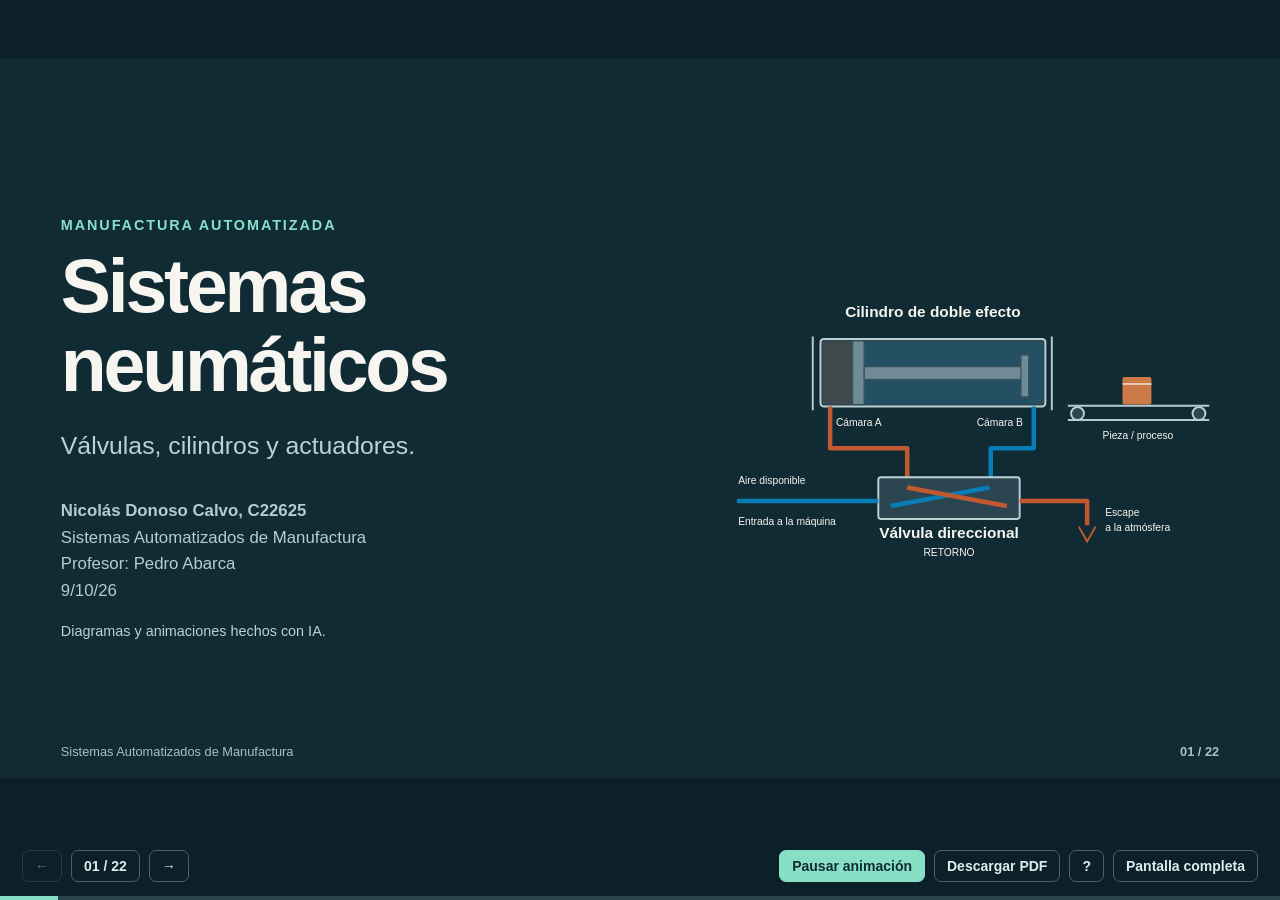
<file: index.html>
<!doctype html>
<html lang="es">
<head>
  <meta charset="utf-8">
  <meta name="viewport" content="width=device-width, initial-scale=1">
  <meta name="theme-color" content="#112b35">
  <title>Sistemas neumáticos · Presentación</title>
  <link rel="stylesheet" href="styles.css?v=9">
</head>
<body>
  <main id="viewport" aria-label="Presentación de sistemas neumáticos">
    <div id="stage"></div>
  </main>
  <nav id="toolbar" aria-label="Controles de presentación">
    <div class="navgroup">
      <button id="prev" title="Anterior (←)" aria-label="Diapositiva anterior">←</button>
      <button id="indexBtn" title="Índice (O)"><span id="counter">01 / 22</span></button>
      <button id="next" title="Siguiente (→ o espacio)" aria-label="Diapositiva siguiente">→</button>
    </div>
    <div class="navgroup tools">
      <button id="motionBtn" title="Activar o pausar las animaciones (P)" aria-pressed="false">Animación</button>
      <button id="downloadPdfBtn" title="Abre la impresión: selecciona Guardar como PDF">Descargar PDF</button>
      <button id="helpBtn" title="Ayuda (?)">?</button>
      <button id="fullscreenBtn" title="Pantalla completa (F)">Pantalla completa</button>
    </div>
  </nav>
  <div id="progress" aria-hidden="true"><i></i></div>
  <dialog id="indexDialog"><div class="dialoghead"><h2>Las 22 diapositivas</h2><button data-close aria-label="Cerrar índice">×</button></div><div id="indexList"></div></dialog>
  <dialog id="helpDialog"><div class="dialoghead"><h2>Controles y uso</h2><button data-close aria-label="Cerrar ayuda">×</button></div>
    <dl class="shortcuts"><dt>← / → · Espacio</dt><dd>Cambiar de diapositiva</dd><dt>A</dt><dd>Avanzar un paso de la demostración actual</dd><dt>P</dt><dd>Activar o pausar animaciones</dd><dt>O</dt><dd>Abrir el índice</dd><dt>F</dt><dd>Pantalla completa</dd><dt>B</dt><dd>Oscurecer o recuperar la pantalla</dd><dt>Inicio / Fin</dt><dd>Ir a la primera / última diapositiva</dd></dl>
    <p>En las demostraciones puedes usar los botones visibles. Las animaciones son esquemas didácticos, no simulaciones físicas dimensionadas.</p>
    <p>Para descargar las 22 diapositivas, pulsa «Descargar PDF» y selecciona «Guardar como PDF» en el destino de impresión. El PDF contiene imágenes estáticas de las diapositivas.</p><button id="printBtn">Guardar como PDF</button>
  </dialog>
  <div id="blackout" hidden><button id="unblank">Volver a la presentación (B)</button></div>
  <div id="announcer" class="sr-only" aria-live="polite"></div>
  <noscript>Activa JavaScript para ver las diapositivas y las animaciones. </noscript>
  <script src="config.js?v=9"></script>
  <script src="slides.js?v=9"></script>
  <script src="app.js?v=9"></script>
</body>
</html>
</file>
<file: styles.css>
:root{--navy:#112b35;--ink:#183540;--teal:#006f70;--mint:#87e0c5;--paper:#f7f5ef;--orange:#c0592f;--line:#d6ddd8;--muted:#536870;--blue:#087cb5;--stage-scale:1}
*{box-sizing:border-box}body{margin:0;background:#0b2029;color:var(--ink);font-family:Segoe UI,Arial,sans-serif}button,input,textarea{font:inherit}button,a,input,textarea{outline-offset:4px}button{cursor:pointer}button:focus-visible,a:focus-visible{outline:3px solid #e8a65e}button{border:1px solid #c4d1cc;border-radius:7px;padding:9px 16px;background:#fff;color:var(--ink);font-weight:600}button:hover{background:#e9f4ee}button:disabled{cursor:default;opacity:.4}a{color:inherit;text-underline-offset:3px}a:hover{color:var(--teal)}[hidden]{display:none!important}
#viewport{height:calc(100dvh - 65px);display:flex;align-items:center;justify-content:center;overflow:hidden}#stage{position:relative;width:1600px;height:900px;flex-shrink:0;transform:scale(var(--stage-scale));transform-origin:center}.slide{position:absolute;inset:0;background:var(--paper);padding:54px 76px 60px;overflow:hidden;display:none}.slide.active{display:flex;flex-direction:column;animation:arrive .38s ease-out}.slide.dark{background:var(--navy);color:var(--paper)}.slide h1,.slide h2,.slide h3,.slide p{margin:0}.slide h1{font-size:94px;line-height:1.04;font-weight:640;letter-spacing:-4px}.slide h2{font-size:55px;line-height:1.08;letter-spacing:-1.8px;font-weight:650;max-width:1320px}.slide h3{font-size:31px;line-height:1.18;font-weight:650}.eyebrow{font-size:18px;text-transform:uppercase;letter-spacing:2.4px;color:var(--teal);margin-bottom:17px!important;font-weight:650}.dark .eyebrow{color:var(--mint)}.subtitle{font-size:25px;line-height:1.4;color:var(--muted);margin-top:14px!important;max-width:1180px}.dark .subtitle{color:#bbd1d3}.body{flex:1;min-height:0;margin-top:33px;position:relative}.split{display:grid;grid-template-columns:1.15fr .85fr;gap:50px;align-items:center}.split.equal{grid-template-columns:1fr 1fr}.split.wide{grid-template-columns:1.35fr .65fr}.copy{font-size:29px;line-height:1.42}.copy p+p{margin-top:25px}.big{font-size:43px;line-height:1.2;letter-spacing:-.9px}.accent{color:var(--teal)}.dark .accent{color:var(--mint)}.muted{color:var(--muted)}.dark .muted{color:#b5cbd0}.small{font-size:21px;line-height:1.4}.fine{font-size:18px;line-height:1.35}.rule{height:2px;background:var(--line);margin:25px 0}.dark .rule{background:#486069}.takeaway{border-left:5px solid var(--teal);padding:13px 0 13px 23px;font-size:28px;line-height:1.3;margin-top:28px!important}.dark .takeaway{border-color:var(--mint)}.foot{position:absolute;left:76px;right:76px;bottom:22px;display:flex;align-items:flex-end;justify-content:space-between;gap:30px;font-size:16px;color:var(--muted);line-height:1.25}.foot .sources{max-width:1240px}.dark .foot{color:#a7c0c5}.pageno{font-weight:700;font-variant-numeric:tabular-nums}.svgwrap svg{width:100%;height:auto;display:block;overflow:visible}.diagram text{font-family:Segoe UI,Arial,sans-serif;fill:var(--ink);font-size:20px}.dark .diagram text{fill:var(--paper)}.diagram .label-small{font-size:16px}.diagram .label-big{font-size:24px;font-weight:650}.diagram .line{stroke:var(--ink);stroke-width:3;fill:none}.dark .diagram .line{stroke:#b5cbd0}.diagram .hardware{fill:#e6eae3;stroke:#425f69;stroke-width:3}.diagram .metal{fill:#708b96;stroke:#365360;stroke-width:2}.diagram .pipe{fill:none;stroke:var(--blue);stroke-width:7;stroke-linejoin:round}.diagram .exhaust{stroke:var(--orange)}.diagram .signal{stroke:#8074a6;stroke-width:3;stroke-dasharray:7 7;fill:none}.diagram .flow{fill:none;stroke:#fff;stroke-width:3;stroke-dasharray:5 19;animation:flow 1.2s linear infinite}.dark .diagram .hardware{fill:#2b4650;stroke:#bdd1d4}.diagram .inactive{opacity:.25}.chamber{fill:#087cb526}.chamber.return{fill:#c0592f22}.scene-controls{display:flex;align-items:center;gap:12px;flex-wrap:wrap;margin-top:13px}.scene-controls button{font-size:21px;padding:9px 19px}.scene-controls .selected{color:white;background:var(--teal);border-color:var(--teal)}.dark .scene-controls button{background:#24434c;color:#f7f5ef;border-color:#567078}.dark .scene-controls .selected{background:var(--mint);color:var(--navy)}.legend{display:flex;gap:22px;font-size:19px;margin-top:12px;align-items:center;flex-wrap:wrap}.legend i{display:inline-block;width:28px;height:5px;background:var(--blue);vertical-align:middle;margin-right:7px}.legend i.out{background:var(--orange)}.legend i.sig{background:#8074a6}.annotation{font-size:19px;color:var(--muted);margin-top:12px!important}.dark .annotation{color:#b5cbd0}.steps{list-style:none;padding:0;margin:0;counter-reset:steps}.steps li{padding:18px 0 18px 64px;border-bottom:1px solid var(--line);position:relative;font-size:26px;line-height:1.28;counter-increment:steps}.steps li:before{content:counter(steps,decimal-leading-zero);position:absolute;left:0;color:var(--teal);font-weight:650}.steps li.current{color:var(--teal);font-weight:600}.steps li small{display:block;font-size:21px;color:var(--muted);font-weight:400;margin-top:6px}.dark .steps li{border-color:#46616b}.dark .steps li:before{color:var(--mint)}.dark .steps li.current{color:var(--mint)}.dark .steps li small{color:#bbd1d3}
.flat-table{width:100%;border-collapse:collapse;font-size:27px;line-height:1.3}.flat-table th{text-align:left;font-size:20px;text-transform:uppercase;letter-spacing:1.4px;color:var(--teal);padding:15px 19px;border-bottom:2px solid var(--teal)}.flat-table td{padding:24px 19px;border-bottom:1px solid var(--line);vertical-align:middle}.flat-table td:first-child{font-weight:650}.three{display:grid;grid-template-columns:repeat(3,1fr);gap:42px}.three>div+div{border-left:1px solid var(--line);padding-left:35px}.three p{font-size:24px;line-height:1.4;margin-top:17px}.three svg{height:235px}.three h3{margin-top:19px}.compare{display:grid;grid-template-columns:1fr 1fr;gap:65px}.compare>div+div{border-left:1px solid var(--line);padding-left:60px}.compare p{font-size:25px;line-height:1.4;margin-top:19px}.compare ul{padding-left:27px;font-size:26px;line-height:1.45}.compare li+li{margin-top:15px}.formula{font-size:67px;line-height:1.1;color:var(--teal);font-weight:550;letter-spacing:-1.5px}.formula sub{font-size:28px}.formula small{font-size:28px;letter-spacing:0}.calc-controls label{display:block;font-size:24px;margin:16px 0}.calc-controls input[type=range]{width:100%;accent-color:var(--teal);height:30px}.result{font-size:96px;line-height:1;color:var(--teal);font-variant-numeric:tabular-nums;font-weight:650}.result small{font-size:36px}.calc-grid{display:grid;grid-template-columns:1fr 1fr;gap:80px;align-items:center}.cycle-tag{font-size:25px;font-weight:650;color:var(--teal);min-height:35px}.dark .cycle-tag{color:var(--mint)}.cover{display:grid;grid-template-columns:1.1fr .9fr;gap:20px;align-items:center;height:100%}.cover p.lead{font-size:31px;line-height:1.4;color:#bdd1d4;margin-top:30px;max-width:690px}.cover .meta{font-size:21px;line-height:1.6;color:#b5cbd0;margin-top:42px}.scope-flow{display:flex;align-items:center;gap:14px;margin-top:60px}.scope-flow .station{flex:1;border-top:2px solid #c8d5ce;padding-top:22px;align-self:stretch;min-height:160px}.scope-flow .station:last-child{flex:1.5;color:var(--teal);border-color:var(--teal);border-width:5px}.scope-flow .station h3{font-size:29px;margin-top:17px}.scope-flow .station span{font-size:20px;color:var(--muted)}.scope-flow .station:last-child span{color:var(--teal)}.scope-flow .arrow{font-size:30px;color:#9aaea7}.scope-flow .station.dim{opacity:.5}.scope-zoom{margin-top:45px;display:flex;align-items:center;justify-content:space-between;border-top:1px solid var(--line);padding-top:25px}.scope-zoom .big{max-width:900px}.name-row{font-size:24px;line-height:1.4}.terminal{display:flex;gap:8px;align-items:flex-end;margin-top:35px}.valve-module{height:150px;width:90px;background:#d7e0db;border:2px solid #64828a;position:relative}.valve-module:before{content:"";position:absolute;left:28px;top:24px;width:26px;height:26px;background:var(--teal);border-radius:50%;box-shadow:0 57px 0 var(--orange)}.terminal .controller{height:182px;width:145px;background:var(--navy);color:white;padding:18px;font-size:22px}.pulse-dot{width:10px;height:10px;border-radius:50%;background:var(--mint);display:inline-block;animation:pulse 1.5s infinite}.numbered-findings{display:grid;gap:38px;margin-top:20px}.finding{display:grid;grid-template-columns:80px 1fr;gap:30px;align-items:start}.finding .number{font-size:48px;color:var(--mint);line-height:1}.finding h3{font-size:40px}.finding p{font-size:27px;color:#bbd1d3;margin-top:12px;line-height:1.4}.reference-list{display:grid;grid-template-columns:1fr 1fr;gap:20px 52px}.reference-list article{border-top:1px solid var(--line);padding-top:15px}.reference-list h3{font-size:23px;margin-bottom:7px}.reference-list p{font-size:19px;line-height:1.35}.reference-list a{font-size:18px;color:var(--teal)}.case-grid{display:grid;grid-template-columns:1fr 1fr;gap:34px 65px}.case-grid article{border-top:2px solid var(--line);padding-top:18px}.case-grid h3{font-size:22px;text-transform:uppercase;letter-spacing:1px;color:var(--teal);margin-bottom:13px}.case-grid p{font-size:29px;line-height:1.35;overflow-wrap:anywhere}.case-status{background:#e9eee5;padding:13px 20px;font-size:21px;margin-top:25px}.blank-case{color:#6a7775;font-style:italic}.action-types{display:grid;grid-template-columns:repeat(4,1fr);gap:25px}.action-types div{border-top:2px solid var(--teal);padding-top:17px;font-size:26px}.action-types p{font-size:20px;color:var(--muted);margin-top:8px}.bistable-box{margin-top:38px}.bistable-box p{font-size:24px;line-height:1.35}.mini-label{font-size:19px;text-transform:uppercase;letter-spacing:1px;color:var(--teal);margin-bottom:15px!important}
#toolbar{height:61px;display:flex;justify-content:space-between;align-items:center;padding:0 22px;color:#d6e4e5;background:#0b2029;gap:12px}#toolbar button{background:transparent;color:#deeeee;border:1px solid #48616a;padding:7px 12px;font-size:14px}#toolbar button:hover{background:#25444d}#toolbar button[aria-pressed=true]{background:#87e0c5;color:#112b35;border-color:#87e0c5}.navgroup{display:flex;align-items:center;gap:9px}.quiet{font-size:13px;color:#a7bec4}#progress{height:4px;background:#29444c}#progress i{display:block;height:100%;width:5%;background:var(--mint);transition:width .2s}#notes{position:fixed;z-index:10;right:18px;bottom:76px;width:min(590px,90vw);max-height:70vh;overflow:auto;background:#fffdf7;padding:27px;color:var(--ink);border:1px solid #cbd5ce;box-shadow:0 10px 60px #0006;border-radius:10px}#notes .quiet{color:var(--muted)}#notesBody{font-size:20px;line-height:1.6;white-space:pre-line}.noteshead,.dialoghead{display:flex;justify-content:space-between;align-items:center;gap:25px}.noteshead strong{font-size:21px}.noteshead button,.dialoghead button{font-size:23px;border:0;background:transparent}dialog{width:min(930px,94vw);max-height:88vh;overflow:auto;border:0;border-radius:12px;padding:28px 35px;background:var(--paper);color:var(--ink);box-shadow:0 15px 80px #0008}dialog::backdrop{background:#061b24bc;backdrop-filter:blur(5px)}dialog h2{font-size:27px;line-height:1.2}dialog p{font-size:16px;line-height:1.6}#indexList{display:grid;grid-template-columns:1fr 1fr;gap:9px;margin-top:25px}#indexList button{text-align:left;font-size:15px;padding:12px}#indexList button.active{background:var(--teal);color:white}.shortcuts{display:grid;grid-template-columns:200px 1fr;gap:17px;font-size:17px}.shortcuts dt{font-weight:650}.shortcuts dd{margin:0}#editForm label{display:block;font-size:15px;font-weight:650;margin:15px 0}#editForm input,#editForm textarea{display:block;width:100%;margin-top:6px;padding:10px;border:1px solid #afc3bc;border-radius:5px;background:white;color:var(--ink)}.formgrid{display:grid;grid-template-columns:1fr 1fr;gap:20px}.formactions{display:flex;gap:10px;flex-wrap:wrap;margin-top:20px}.formactions button:first-child{background:var(--teal);color:white}#blackout{position:fixed;inset:0;background:#000;z-index:100;display:flex;align-items:flex-end;justify-content:center;padding:25px}#blackout button{color:#667;background:transparent;border:0}.sr-only{position:absolute;width:1px;height:1px;padding:0;margin:-1px;overflow:hidden;clip:rect(0,0,0,0);white-space:nowrap;border:0}.motion-paused *{animation-play-state:paused!important}.motion-paused .slide.active{animation:none!important}.print-only{display:none}
.compare p.formula{font-size:67px;line-height:1.1}.slide[data-slide="7"] .svgwrap svg{height:350px}.slide[data-slide="7"] .compare p{margin-top:12px}.slide[data-slide="12"] .svgwrap svg{height:335px}.slide[data-slide="3"].active{animation:dive .55s ease-out}.zoom-button{font-size:23px;padding:16px 25px;background:var(--teal);color:white;border-color:var(--teal)}
@keyframes dive{from{opacity:.7;transform:scale(.94)}to{opacity:1;transform:scale(1)}}
@keyframes flow{to{stroke-dashoffset:-48}}@keyframes pulse{50%{opacity:.3}}@keyframes arrive{from{opacity:.85;transform:translateX(12px)}to{opacity:1;transform:translateX(0)}}
@media(prefers-reduced-motion:reduce){.slide.active{animation:none}.diagram .flow,.pulse-dot{animation:none}}
@media(max-width:800px){#toolbar{padding:0 9px;gap:4px}.navgroup{gap:5px}#toolbar button{padding:8px;font-size:12px}#slideTime{display:none}#fullscreenBtn{font-size:0!important}#fullscreenBtn:after{content:'⛶';font-size:19px}.formgrid{grid-template-columns:1fr;gap:0}.tools{gap:4px}#indexList{grid-template-columns:1fr}#editBtn{display:none}}
@media print{
 @page{size:1600px 900px;margin:0}
 html,body{width:1600px;margin:0!important;padding:0!important;background:white}
 #viewport{width:1600px;height:auto!important;display:block;overflow:visible!important;margin:0;padding:0}
 #stage{width:1600px;height:auto;display:block;transform:none!important;margin:0;padding:0}
 .slide,.slide.active{position:relative!important;inset:auto!important;display:flex!important;flex-direction:column!important;width:1600px!important;height:900px!important;min-height:900px;max-height:900px;margin:0!important;zoom:1!important;transform:none!important;animation:none!important;overflow:hidden;break-inside:avoid;page-break-inside:avoid;break-after:page;page-break-after:always;-webkit-print-color-adjust:exact;print-color-adjust:exact}
 .slide:last-child{break-after:auto;page-break-after:auto}
 #toolbar,#progress,#notes,dialog,#blackout,#announcer,.scene-controls,.calc-controls input,.zoom-button,.print-hide{display:none!important}
 .print-only{display:block}.body{overflow:hidden}a{text-decoration:none}
 *,*::before,*::after{animation:none!important;transition:none!important}
 .foot{bottom:22px}
}

.slide[data-slide="18"] h2{font-size:48px}.slide[data-slide="18"] .case-grid{gap:25px 60px}.slide[data-slide="18"] .case-grid p{font-size:25px;line-height:1.3}.slide[data-slide="18"] .case-grid .small{font-size:21px}

/* Referencias APA: sangría francesa y URLs completas solo al final. */
.apa-list{display:grid;grid-template-columns:1fr 1fr;grid-auto-flow:column;grid-template-rows:repeat(3,auto);gap:26px 54px;align-content:start}.apa-entry{font-size:22px;line-height:1.38;padding-left:28px;text-indent:-28px;overflow-wrap:anywhere}.apa-entry a{font-size:19px;color:var(--teal)}.case-reference{font-size:19px;line-height:1.35;margin-top:22px!important;overflow-wrap:anywhere}

.ai-credit{font-size:18px;color:#bbd1d3;margin-top:24px!important}
.contents-list{max-width:1100px;margin:20px auto;display:grid;gap:30px}.contents-list>div{display:grid;grid-template-columns:80px 1fr;gap:24px;align-items:start}.contents-list span{font-size:38px;color:var(--teal)}.contents-list h3{font-size:33px}.contents-list p{font-size:25px;margin-top:7px;color:var(--muted)}
.definitions{display:flex;gap:40px;background:#e9eee5;padding:14px 20px;margin-bottom:12px;font-size:23px;line-height:1.35}.definitions p{flex:1}.slide[data-kind="valves"] .compare svg{max-height:252px}.slide[data-kind="valves"] .compare p{margin-top:10px;font-size:22px}.slide[data-kind="valves"] .annotation{font-size:17px}.slide[data-kind="valves"] .scene-controls{margin-top:8px}
.relation-box{margin-top:30px}.relation-box p{font-size:27px}
.actuator-overview{height:100%;display:flex;flex-direction:column;justify-content:center}.overview-lead{font-size:31px;line-height:1.35;text-align:center;margin-bottom:42px!important}.actuator-overview .three{align-items:center;text-align:center}.actuator-caption{text-align:center;font-size:23px;color:var(--muted);margin-top:42px!important}
.cylinder-demo svg{width:100%;height:240px}.cylinder-demo .scene-controls{justify-content:center}.cylinder-demo [data-demo-piston]{transition:none}.slide[data-kind="cylinders"] .compare p{font-size:25px}.slide[data-kind="cylinders"] .takeaway{font-size:26px}
.requirements svg{height:200px}.calculation-assumptions{font-size:25px;line-height:1.35;margin-top:32px!important}.calc-grid{gap:70px}.calc-controls label{margin:12px 0}
.industry-examples{height:90%;align-items:center}.industry-examples h3{font-size:29px}.industry-examples p{font-size:24px}.industry-examples p:first-of-type{color:var(--teal);font-size:21px}.industry-examples svg{height:230px}
.innovation-layout{display:grid;grid-template-columns:1fr 1fr;gap:70px;align-items:center;height:100%;max-width:1320px;margin:auto}.innovation-layout .terminal{justify-content:center;margin-top:0}.innovation-layout .big{font-size:37px;text-align:center;margin-top:30px!important}.innovation-layout .annotation{text-align:center}.innovation-layout .steps li{font-size:27px}.innovation-layout .steps small{font-size:23px}
.center-conclusions{height:100%;display:flex;align-items:center;justify-content:center}.center-conclusions .numbered-findings{max-width:1200px;margin:0}
.apa-list{grid-template-rows:repeat(4,auto);gap:17px 45px}.apa-entry{font-size:20px;line-height:1.32}.apa-entry a{font-size:17px}
#notesBody{white-space:pre-wrap}

/* Evita que el enfoque de los botones desplace el lienzo escalado. */
@media screen{#viewport{overflow:clip}}

.scope-detail{font-size:20px;line-height:1.3;margin-top:14px!important}.industry-examples p:first-of-type{font-size:24px;color:var(--ink)}

.slide[data-original="5"] .flow-definition{font-size:23px;margin-top:16px}.slide[data-original="5"] .relation-box{margin-top:18px}.slide[data-original="5"] .svgwrap svg{max-height:220px}.slide[data-original="5"] .force-summary{font-size:24px;line-height:1.3;margin-top:16px}

.case-complete{margin-top:30px;gap:30px 45px}.case-complete p{font-size:26px;line-height:1.4}.thanks{height:100%;display:flex;flex-direction:column;align-items:center;justify-content:center}.thanks h3{font-size:100px;color:var(--teal)}.thanks p{font-size:28px;margin-top:35px}.slide[data-kind="thanks"] header{display:none}
</file>
